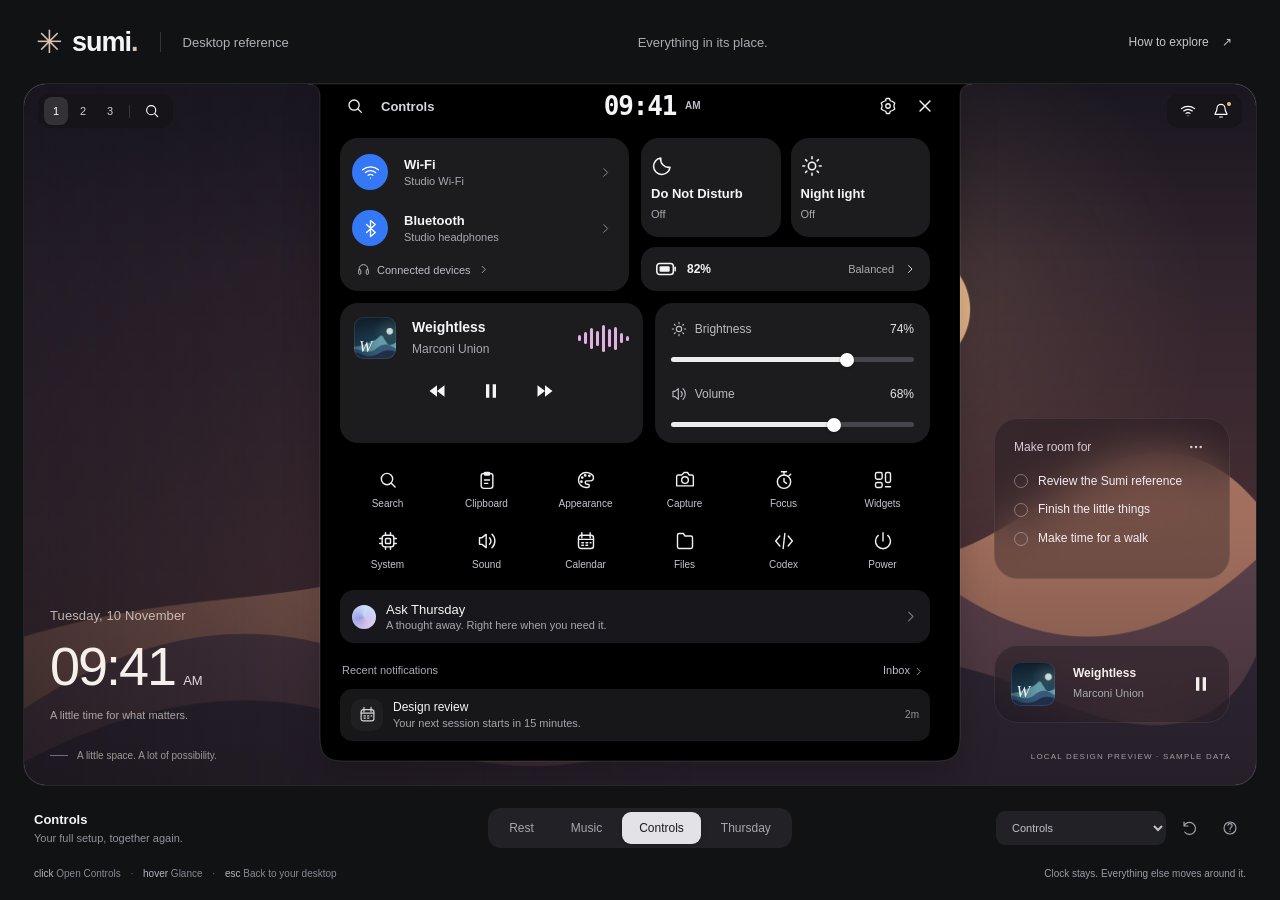
<file: docs/design/sumi-reference/index.html>
<!doctype html>
<html lang="en">
<head>
<meta charset="utf-8"><meta name="viewport" content="width=device-width,initial-scale=1">
<meta name="color-scheme" content="dark"><link rel="icon" href="data:image/svg+xml,%3Csvg xmlns=%27http://www.w3.org/2000/svg%27 viewBox=%270 0 32 32%27%3E%3Crect width=%2732%27 height=%2732%27 rx=%278%27 fill=%27%23141416%27/%3E%3Ctext x=%276%27 y=%2725%27 fill=%27%23dfc8b1%27 font-size=%2727%27%3E✳%3C/text%3E%3C/svg%3E">
<title>Sumi — Interactive desktop reference</title>
<link rel="stylesheet" href="shell.css">
</head>
<body>
<header class="reference-header"><div class="wordmark"><span class="sumi-mark" aria-hidden="true">✳</span><span>sumi<span class="wordmark-dot">.</span></span><span class="reference-divider"></span><span class="reference-label">Desktop reference</span></div><div class="header-note">Everything in its place.</div><button class="reference-button" data-action="guide" aria-label="Show prototype guide">How to explore <span>↗</span></button></header>
<main>
<section id="desktop" class="desktop" aria-label="Interactive Sumi desktop" data-wallpaper="dusk">
  <div class="wallpaper" aria-hidden="true"></div><div class="wallpaper-shade" aria-hidden="true"></div>
  <nav class="desktop-bar left" aria-label="Workspaces"><button class="workspace active" data-action="workspace" data-value="1" aria-label="Workspace 1">1</button><button class="workspace" data-action="workspace" data-value="2" aria-label="Workspace 2">2</button><button class="workspace" data-action="workspace" data-value="3" aria-label="Workspace 3">3</button><span class="bar-divider"></span><button class="bar-search" data-route="launcher" aria-label="Search apps"><span data-icon="search"></span></button></nav>
  <nav class="desktop-bar right" aria-label="Desktop shortcuts"><button data-route="wifi" aria-label="Wi-Fi"><span data-icon="wifi"></span></button><button data-route="inbox" aria-label="Notifications"><span data-icon="bell"></span><i class="notification-dot"></i></button></nav>
  <div id="island" class="island" data-mode="panel" data-shape="notch" aria-label="Dynamic Island">
    <div id="island-surface" class="island-surface"><svg id="silhouette" aria-hidden="true"><path id="silhouette-path"></path></svg></div>
    <div id="clock-anchor" class="clock-anchor"><button id="clock-button" class="clock-button" aria-label="Open Controls"><span id="clock-time">09:41</span><span class="clock-period">AM</span></button></div>
    <div id="left-lane" class="lane lane-left"></div><div id="right-lane" class="lane lane-right"></div>
    <div id="island-content" class="island-content"></div>
  </div>
  <div id="desktop-widgets" class="desktop-widgets"></div>
  <div class="desktop-caption"><span class="caption-line"></span><span id="desktop-context">A little space. A lot of possibility.</span></div>
  <div id="toast" class="toast" role="status"></div>
  <div class="sample-stamp">LOCAL DESIGN PREVIEW · SAMPLE DATA</div>
</section>
<section class="review-bar" aria-label="Preview controls"><div class="review-copy"><strong id="view-name">Control centre</strong><span id="view-caption">Your full setup, together again.</span></div><div class="scene-switch" aria-label="Island scenarios"><button data-scene="rest">Rest</button><button data-scene="music">Music</button><button data-scene="controls" class="selected">Controls</button><button data-scene="voice">Thursday</button></div><div class="review-tools"><label class="route-picker"><span class="sr-only">Explore every view</span><select id="route-picker"><option value="">All views</option></select></label><button class="review-icon" data-action="replay" aria-label="Replay expansion"><span data-icon="replay"></span></button><button class="review-icon" data-action="guide" aria-label="Keyboard shortcuts and guide"><span data-icon="help"></span></button></div></section>
<footer class="reference-footer"><span><span class="tiny-key">click</span> Open Controls <span class="footer-dot">·</span> <span class="tiny-key">hover</span> Glance <span class="footer-dot">·</span> <span class="tiny-key">esc</span> Back to your desktop</span><span>Clock stays. Everything else moves around it.</span></footer>
</main>
<dialog id="guide"><form method="dialog"><button class="icon-button guide-close" aria-label="Close guide">×</button></form><p class="guide-kicker">Sumi / Interactive reference</p><h1>Explore your whole desktop.</h1><p>This is a working design prototype. Every device, song, message and action here is simulated; your live desktop stays untouched.</p><div class="guide-grid"><div><strong>Start with the island</strong><p>Click the time for your complete Controls hub. Hover a resting island for a quick glance. Escape or click the wallpaper to close.</p></div><div><strong>Try a conversation</strong><p>Choose Thursday below the desktop to watch listening, the words it heard, and a response. Open the full conversation to edit or approve a task.</p></div><div><strong>Visit every corner</strong><p>Use All views to jump anywhere, or navigate naturally through Controls. Settings changes persist during this preview.</p></div><div><strong>Use the keyboard</strong><p><kbd>Ctrl K</kbd> search · <kbd>Alt ←</kbd> back · <kbd>Esc</kbd> close. Tab through controls and press Enter to activate.</p></div></div><button class="btn primary" data-action="guide-close">Explore Sumi</button></dialog>
<script src="ui.js"></script><script src="device-pages.js"></script><script src="desktop-pages.js"></script><script src="conversation-pages.js"></script><script src="app.js"></script>
</body></html>
</file>
<file: docs/design/sumi-reference/shell.css>
:root{color-scheme:dark;--page:#111214;--surface:#000;--raised:#1c1c1f;--hover:#2c2c30;--line:#333338;--text:#f5f5f7;--secondary:#a9a9b1;--muted:#909098;--blue:#79b5ff;--green:#5dd993;--orange:#f3b575;--red:#ff7c80;--radius:16px;--ease:cubic-bezier(.16,1,.3,1);font-family:'Adwaita Sans',-apple-system,BlinkMacSystemFont,'Segoe UI',sans-serif;font-size:14px;background:var(--page);color:var(--text);font-synthesis:none}*{box-sizing:border-box}body{margin:0}button,input,select,textarea{font:inherit}button,select{cursor:pointer}button{border:0;color:inherit;background:none}button:disabled{opacity:.4;cursor:not-allowed}button,input,select,textarea,a{-webkit-tap-highlight-color:transparent}button:focus-visible,input:focus-visible,select:focus-visible,textarea:focus-visible{outline:2px solid #8fbfff;outline-offset:3px}button{transition:background .14s,color .14s,opacity .14s}button:hover{background-color:#ffffff12}button:active{background-color:#ffffff20}svg.icon{display:block;flex:none}h1,h2,h3,p{margin:0}h1{font-size:28px;font-weight:600;letter-spacing:-.8px}h2{font-size:21px;font-weight:600;letter-spacing:-.5px}h3{font-size:14px;font-weight:600}p{line-height:1.5}button strong{font-weight:600}input[type=range]{width:100%;margin:0;accent-color:white;cursor:pointer}input[type=checkbox]{accent-color:var(--blue)}input[type=range]:focus-visible{outline-offset:7px}.sr-only{position:absolute;width:1px;height:1px;padding:0;margin:-1px;overflow:hidden;clip:rect(0,0,0,0);white-space:nowrap;border:0}.reference-header{height:84px;display:flex;align-items:center;justify-content:space-between;padding:0 36px;gap:16px}.wordmark{display:flex;align-items:center;gap:10px;font-weight:650;font-size:27px;letter-spacing:-1px}.sumi-mark{font-size:32px;font-weight:400;line-height:1;color:#d9c2b1}.wordmark-dot{color:#d9c2b1}.reference-divider{height:20px;width:1px;background:#ffffff26;margin:0 12px}.reference-label{font-size:13px;font-weight:400;color:#b1b1b8;letter-spacing:0}.header-note{font-size:13px;color:#aaaab0}.reference-button{font-size:12px;border-radius:10px;padding:9px 12px;color:#c5c5cc}.reference-button span{padding-left:10px}main{padding:0 24px}.desktop{position:relative;isolation:isolate;height:calc(100vh - 199px);min-height:650px;max-height:1000px;border-radius:22px;overflow:hidden;outline:1px solid #ffffff16;background:#bcb1a3}.wallpaper,.wallpaper-shade{position:absolute;inset:0;pointer-events:none;z-index:-2}.wallpaper{background-image:url('../../../assets/wallpapers/ink.png');background-size:cover;background-position:center;transition:filter .4s,background-image .4s}.wallpaper-shade{z-index:-1;background:linear-gradient(180deg,#0a090b28,transparent 25%,#110d0e20 65%,#120d0e70)}[data-wallpaper=alpine] .wallpaper{background-image:url('../../../assets/wallpapers/ember.png')}[data-wallpaper=graphite] .wallpaper{background-image:url('../../../assets/wallpapers/tide.png')}.desktop-bar{position:absolute;top:10px;height:34px;display:flex;align-items:center;gap:3px;padding:3px 6px;background:#1614168a;backdrop-filter:blur(20px);border-radius:12px;color:#fff;z-index:3}.desktop-bar.left{left:14px}.desktop-bar.right{right:14px}.desktop-bar button{width:30px;height:28px;display:flex;align-items:center;justify-content:center;border-radius:8px;font-size:11px;position:relative}.desktop-bar button.workspace{width:24px;color:#d4cdd0}.desktop-bar button.active{color:white;background:#ffffff21}.bar-divider{height:13px;width:1px;background:#ffffff25;margin:0 4px}.notification-dot{width:4px;height:4px;border-radius:50%;background:#edbd87;position:absolute;right:5px;top:5px}.island{--island-width:640px;--island-height:590px;position:absolute;left:50%;top:0;width:var(--island-width);height:var(--island-height);max-width:calc(100% - 24px);transform:translateX(-50%);z-index:10;transition:width .28s var(--ease),height .28s var(--ease),top .28s var(--ease)}.island-surface{position:absolute;inset:0;pointer-events:none;filter:drop-shadow(0 12px 18px #00000036)}#silhouette{position:absolute;left:-12px;top:0;width:calc(100% + 24px);height:100%;overflow:visible}#silhouette-path{fill:#000;stroke:#ffffff26;stroke-width:.8;vector-effect:non-scaling-stroke}.island[data-shape=floating]{top:10px}.clock-anchor{position:absolute;top:4px;left:50%;width:138px;height:36px;transform:translateX(-50%);z-index:5}.clock-button{position:relative;display:flex;align-items:center;justify-content:center;width:100%;height:36px;padding:0;border-radius:14px}.clock-button:hover{background:transparent;color:#dedee4}#clock-time{display:block;font-family:'JetBrains Mono','DejaVu Sans Mono',monospace;font-weight:600;font-size:26px;line-height:36px;letter-spacing:-1.2px;font-variant-numeric:tabular-nums}.clock-period{position:absolute;left:calc(50% + 45px);font-size:10px;font-weight:650;line-height:12px;top:12px;color:#bdbdc5}.lane{position:absolute;top:4px;min-height:36px;z-index:4;display:flex;align-items:center;gap:9px;overflow:hidden}.lane-left{left:18px;width:calc(50% - 92px)}.lane-right{right:18px;width:calc(50% - 92px);justify-content:flex-end}.lane .icon-button{width:34px;height:36px;border-radius:10px;flex:none}.lane-label{font-size:13px;font-weight:550;overflow:hidden;text-overflow:ellipsis;white-space:nowrap;color:#d5d5db}.lane-tools{display:flex;align-items:center;gap:3px}.island-content{position:absolute;top:54px;left:20px;right:20px;bottom:20px;overflow:auto;overscroll-behavior:contain;scrollbar-width:thin;scrollbar-color:#444 transparent;opacity:1;transition:opacity .14s;scrollbar-gutter:stable}.island[data-mode=rest] .island-content{visibility:hidden;pointer-events:none}.island[data-mode=hover] .island-content,.island[data-mode=voice] .island-content,.island[data-mode=event] .island-content{scrollbar-gutter:auto}.island-content.swapping{animation:content-in .2s var(--ease)}@keyframes content-in{from{opacity:.3;transform:translateY(4px)}to{opacity:1;transform:translateY(0)}}.icon-button{width:40px;height:40px;border-radius:12px;display:inline-flex;align-items:center;justify-content:center;flex:none}.btn{min-height:40px;padding:10px 16px;background:#242427;border-radius:12px;font-size:13px;font-weight:550;display:inline-flex;gap:8px;align-items:center;justify-content:center}.btn:hover{background:#353539}.btn.primary{background:#ededf0;color:#17171a}.btn.primary:hover{background:white}.btn.danger{color:var(--red);background:#382123}.btn.quiet{background:transparent;color:#bcbcc4}.btn.quiet:hover{background:#ffffff0f}.two-col{display:grid;grid-template-columns:1fr 1fr;gap:12px}.three-col{display:grid;grid-template-columns:repeat(3,1fr);gap:12px}.module{background:var(--raised);border-radius:18px;padding:16px;min-width:0}.section-title{font-size:12px;font-weight:500;color:var(--secondary);margin:22px 4px 10px}.section-title:first-child{margin-top:4px}.list{border-radius:16px;background:#1b1b1e;overflow:hidden}.settings-row{width:100%;display:flex;align-items:center;gap:12px;padding:13px 14px;min-height:62px;text-align:left;border-bottom:1px solid #ffffff09}.settings-row:last-child{border-bottom:0}.row-icon{display:flex;align-items:center;justify-content:center;flex:none;width:32px;height:32px;border-radius:10px;background:#ffffff09;color:#d5d5db}.row-copy{flex:1;min-width:0}.row-title{font-size:14px;font-weight:500;line-height:1.3}.row-sub{font-size:12px;color:var(--secondary);margin-top:3px;line-height:1.4;overflow-wrap:anywhere}.row-end{margin-left:auto;display:flex;align-items:center;gap:8px;font-size:12px;color:var(--secondary);flex:none}.row-end .icon{width:15px;height:15px}.settings-row.danger .row-title,.danger-text{color:var(--red)}.switch{position:relative;display:inline-block;flex:none;width:36px;height:22px;background:#48484d;border-radius:12px;transition:background .18s}.switch:after{content:'';position:absolute;width:18px;height:18px;top:2px;left:2px;background:white;border-radius:50%;transition:transform .18s}.switch.on{background:#43b976}.switch.on:after{transform:translateX(14px)}.range-control{padding:12px 2px}.range-label{display:flex;gap:9px;align-items:center;justify-content:space-between;color:#bcbcc4;font-size:12px;margin-bottom:12px}.range-label>span{display:flex;gap:8px;align-items:center}.range-label output{font-variant-numeric:tabular-nums;color:#e3e3e8}.range-control input{height:5px;border-radius:4px;appearance:none;background:linear-gradient(to right,#ececef var(--range-value,60%),#45454b var(--range-value,60%))}.range-control input::-webkit-slider-thumb{appearance:none;width:14px;height:14px;border-radius:50%;background:white;box-shadow:0 1px 3px #0005}.field{width:100%;min-height:42px;padding:11px 13px;border:1px solid #414147;border-radius:12px;background:#19191c;color:white}.field::placeholder{color:#93939d}.hint{font-size:12px;line-height:1.5;color:var(--secondary);margin:12px 2px}.page-intro{margin:7px 3px 20px}.page-intro p{font-size:13px;color:var(--secondary);margin-top:5px}.segmented{display:flex;padding:3px;gap:3px;background:#1e1e22;border-radius:12px}.segmented button{flex:1;min-height:33px;padding:7px 10px;font-size:12px;border-radius:9px;color:#b9b9c1}.segmented button.selected{background:#3a3a40;color:white}.selected{color:white}.empty-state{padding:40px 20px;text-align:center;color:var(--secondary)}.empty-state>.icon{margin:0 auto 16px;color:#d2d2da;width:32px;height:32px}.empty-state h3{font-size:17px;color:white;margin-bottom:8px}.empty-state p{font-size:13px;max-width:320px;margin:auto}.badge{display:inline-flex;gap:6px;align-items:center;padding:4px 8px;border-radius:6px;background:#ffffff0c;color:#bdbdc7;font-size:11px;font-weight:500}.status-dot{display:inline-block;width:6px;height:6px;border-radius:50%;background:var(--green)}.divider{height:1px;background:#ffffff10;margin:16px 0}.tabular{font-variant-numeric:tabular-nums}.meter{height:5px;background:#38383e;border-radius:5px;overflow:hidden}.meter>span{display:block;height:100%;background:#b7c6dc;border-radius:5px}.stat{font-size:30px;line-height:1.2;font-weight:500;letter-spacing:-1px}.artwork{position:relative;display:block;flex:none;width:var(--art-size,48px);height:var(--art-size,48px);border-radius:calc(var(--art-size,48px)*.22);overflow:hidden;background:url('../../../assets/wallpapers/tide.png') 50% 55%/cover;box-shadow:inset 0 0 0 1px #ffffff18}.artwork:after{content:'W';position:absolute;font-size:calc(var(--art-size,48px)*.38);color:#ffffffe6;left:12%;bottom:8%;font-family:Georgia,serif;font-style:italic}.wave{display:flex;align-items:center;justify-content:center;height:28px;gap:3px;min-width:42px;flex:none;color:#dfb0e1}.wave i{width:3px;height:var(--bar-height);border-radius:2px;background:currentColor;animation:wave-motion .85s ease-in-out infinite alternate;animation-delay:var(--bar-delay);transform-origin:center}.wave.paused i,.reduced .wave i{animation-play-state:paused;transform:scaleY(.25)}@keyframes wave-motion{0%{transform:scaleY(.28)}50%{transform:scaleY(.65)}100%{transform:scaleY(1)}}.wave.mic{color:#aebefc}.controls-connect{padding:6px 10px}.connect-line{display:flex;gap:10px;align-items:center;padding:10px 2px}.connect-icon{width:36px;height:36px;display:grid;place-items:center;border-radius:50%;background:#292d34;color:#ccc}.connect-icon.on{background:#3478f6;color:white}.connect-copy{min-width:0;flex:1;text-align:left}.connect-copy strong{font-size:13px;font-weight:600;display:block}.connect-copy small{display:block;font-size:11px;color:var(--secondary);margin-top:3px}.connection-nav{width:24px;height:32px;display:grid;place-items:center;border-radius:8px;color:#999}.controls-top{display:grid;grid-template-columns:1fr 1fr;gap:12px}.controls-right{display:grid;grid-template-columns:1fr 1fr;gap:10px}.small-control{padding:16px 10px;display:flex;align-items:flex-start;justify-content:center;flex-direction:column;gap:7px;border-radius:18px;background:#1c1c1f;min-height:92px;text-align:left}.small-control .icon{margin-bottom:2px}.small-control strong{font-size:13px}.small-control span{font-size:11px;color:#a9a9b1}.small-control.on{background:#32303b}.small-control.on .icon{color:#cfb5ff}.battery-strip{grid-column:span 2;display:flex;gap:10px;align-items:center;padding:10px 14px;background:#1c1c1f;border-radius:15px}.battery-strip strong{font-size:12px;font-weight:550}.battery-strip small{color:#a9a9b1;font-size:11px;margin-left:auto}.controls-mid{display:grid;grid-template-columns:1.1fr 1fr;gap:12px;margin-top:12px}.mini-player{padding:14px}.mini-track{display:flex;gap:10px;align-items:center}.track-copy{min-width:0;flex:1;text-align:left}.track-title{font-size:14px;font-weight:600;line-height:1.3;overflow:hidden;text-overflow:ellipsis;white-space:nowrap}.track-artist{font-size:12px;color:#a9a9b1;line-height:1.5;overflow:hidden;text-overflow:ellipsis;white-space:nowrap;margin-top:3px}.transport{display:flex;align-items:center;justify-content:center;gap:15px}.transport .icon-button{width:36px;height:34px}.transport .main-play{width:42px;height:38px}.mini-player .transport{margin-top:13px}.controls-sliders{padding:10px 16px}.controls-sliders .range-control{padding:8px 0 13px}.controls-sliders .range-control:last-child{padding-bottom:3px}.tool-grid{display:grid;grid-template-columns:repeat(6,1fr);gap:4px;margin-top:17px}.tool{border-radius:12px;padding:10px 2px 8px;display:flex;align-items:center;flex-direction:column;gap:8px;font-size:10px;color:#c5c5ce;min-width:0}.tool .icon{width:20px;height:20px;color:#f0f0f4}.thursday-entry{display:flex;align-items:center;gap:10px;border-radius:14px;width:100%;padding:12px;margin-top:12px;background:#18181c;text-align:left}.thursday-entry strong{font-size:13px;display:block;font-weight:500}.thursday-entry small{display:block;color:#a7a7b3;font-size:11px;margin-top:2px}.thursday-entry>.icon:last-child{margin-left:auto;color:#777}.voice-orb{display:block;width:24px;height:24px;flex:none;border-radius:50%;background:conic-gradient(from 20deg,#bfd5f8,#d6c1eb,#979ce4,#c8ddfc);box-shadow:inset 0 0 8px #ffffff66}.voice-orb.active{animation:orb-breathe 1.5s ease-in-out infinite alternate}@keyframes orb-breathe{to{filter:brightness(1.3);border-radius:42% 58% 47% 53%}}.notification-heading{display:flex;align-items:center;justify-content:space-between;margin:17px 2px 8px;font-size:11px;color:#aaaab4}.text-link{font-size:11px;color:#bdbdc9;padding:4px;border-radius:5px}.notification-inline{display:flex;align-items:center;width:100%;gap:10px;padding:10px 11px;background:#17171a;border-radius:12px;text-align:left}.notification-inline .row-copy{min-width:0}.notification-inline strong{font-size:12px;font-weight:500;display:block}.notification-inline small{font-size:11px;color:#a5a5af;display:block;margin-top:3px}.notification-inline time{font-size:10px;color:#999}.hover-track{display:flex;gap:10px;align-items:flex-start;min-width:0;width:100%}.hover-track .track-copy{padding-top:5px}.hover-track .track-title{font-size:13px}.hover-track .track-artist{font-size:11px}.island[data-mode=hover] .lane-left{top:9px;overflow:visible}.island[data-mode=hover] .lane-right{top:7px;overflow:visible;align-items:flex-end;flex-direction:column;gap:4px}.hover-transport{display:flex;gap:5px;align-items:center}.hover-transport .icon-button{width:32px;height:32px}.island[data-mode=hover] .island-content{top:85px;bottom:14px;left:22px;right:22px}.progress-track{appearance:none;width:100%;height:4px;border-radius:6px;background:linear-gradient(to right,#dcdce2 37%,#35353b 37%);outline:none}.progress-track::-webkit-slider-thumb{appearance:none;width:8px;height:8px;border-radius:50%;background:#fff}.progress-labels{display:flex;justify-content:space-between;font-size:10px;color:#a0a0aa;margin-top:8px;font-variant-numeric:tabular-nums}.source-line{display:flex;gap:6px;align-items:center;font-size:10px;color:#92929c;margin-top:8px}.source-line .icon{width:12px;height:12px}.full-media-track{display:flex;gap:16px;align-items:center;padding:10px 0 20px}.full-media-track .track-title{font-size:21px;white-space:normal;line-height:1.3}.full-media-track .track-artist{font-size:14px;margin-top:8px}.full-media .transport{margin:15px 0 4px;gap:25px}.full-media .main-play{width:54px;height:54px;border-radius:50%;background:#1d1d22}.voice-label{font-size:12px;color:#c6c6d1;font-weight:500}.voice-summary{font-size:19px;font-weight:500;line-height:1.38;letter-spacing:-.25px;margin-top:5px;max-width:95%}.voice-summary .provisional{color:#a4a4af}.heard-line{font-size:12px;color:#a5a5b3;line-height:1.5;margin-bottom:9px}.voice-foot{margin-top:15px;display:flex;align-items:center;justify-content:space-between;color:#9d9daa;font-size:11px;gap:12px}.voice-foot button{font-size:11px;padding:5px 0;color:#d6d6e3}.desktop-widgets{position:absolute;inset:100px 26px 62px;pointer-events:none;z-index:1}.desktop-widget{pointer-events:auto;position:absolute;background:#17131954;backdrop-filter:blur(24px);border-radius:24px;padding:20px;color:#f6f0eb;box-shadow:inset 0 0 0 .8px #ffffff17}.desktop-widget button:hover{background:#ffffff12}.widget-time{left:0;bottom:0;width:260px;background:transparent;backdrop-filter:none;box-shadow:none;padding:0}.widget-time .weekday{font-size:13px;letter-spacing:.1px;color:#f4e8dcbd}.widget-time .date{font-size:40px;font-weight:450;letter-spacing:-1.8px;line-height:1.2;margin:8px 0}.widget-time .year{font-size:13px;color:#f4e8dcaa}.widget-priorities{right:0;bottom:144px;width:236px}.widget-topline{display:flex;justify-content:space-between;font-size:12px;color:#d7cbd5;align-items:center;margin-bottom:17px}.priority-line{display:flex;align-items:center;gap:10px;width:100%;font-size:12px;text-align:left;margin:12px 0;color:#f3ecf4;padding:0;line-height:1.4}.priority-check{width:14px;height:14px;border-radius:50%;border:1px solid #ffffff55;flex:none}.priority-line.checked{text-decoration:line-through;color:#bdb4c0}.priority-line.checked .priority-check{background:#d5c1db;border:0}.widget-music{right:0;bottom:0;width:236px;display:flex;gap:12px;padding:17px;align-items:center}.widget-music .track-title{font-size:12px}.widget-music .track-artist{font-size:11px}.widget-music .icon-button{width:24px;height:28px}.widget-deadline{left:0;bottom:150px;width:210px}.widget-deadline h3{font-size:14px;margin:8px 0}.desktop-caption{position:absolute;bottom:24px;left:26px;display:flex;align-items:center;gap:9px;color:#f4eee399;font-size:10px;pointer-events:none}.caption-line{height:1px;width:18px;background:#ffffff60}.sample-stamp{position:absolute;right:25px;bottom:24px;font-size:8px;letter-spacing:1.2px;color:#f8eee999;pointer-events:none}.toast{position:absolute;left:50%;bottom:24px;transform:translate(-50%,8px);opacity:0;pointer-events:none;border-radius:14px;background:#111014ee;backdrop-filter:blur(12px);padding:12px 18px;font-size:12px;color:#e8e8ee;box-shadow:0 8px 22px #0003;z-index:30;max-width:80%;transition:opacity .18s,transform .18s;text-align:center}.toast.show{opacity:1;transform:translate(-50%,0)}.review-bar{display:flex;align-items:center;justify-content:space-between;min-height:76px;gap:24px;padding:14px 10px 5px}.review-copy{width:280px}.review-copy strong{display:block;font-size:13px;font-weight:550}.review-copy span{display:block;color:#92929b;font-size:11px;margin-top:5px}.scene-switch{display:flex;padding:4px;border-radius:13px;background:#222226;gap:3px}.scene-switch button{padding:9px 17px;border-radius:9px;font-size:12px;color:#a6a6b0}.scene-switch button.selected{background:#e3e3e7;color:#1b1b1e;box-shadow:0 1px 4px #0003}.review-tools{display:flex;align-items:center;gap:8px;justify-content:flex-end;width:280px}.route-picker select{max-width:170px;background:#222226;border:0;padding:10px 29px 10px 12px;border-radius:9px;color:#c2c2cb;font-size:11px}.review-icon{width:32px;height:34px;border-radius:9px;display:grid;place-items:center;color:#a3a3ae}.review-icon .icon{width:16px;height:16px}.reference-footer{display:flex;justify-content:space-between;gap:16px;padding:7px 10px 14px;color:#898993;font-size:10px}.tiny-key{color:#b6b6c0}.footer-dot{padding:0 7px;color:#62626c}.reference-footer>span:last-child{color:#9b9ba5}dialog{width:650px;max-width:calc(100% - 32px);padding:34px;border:1px solid #414147;border-radius:26px;background:#17171a;color:#eeeef2;box-shadow:0 20px 100px #0008}dialog::backdrop{background:#0009;backdrop-filter:blur(8px)}.guide-close{position:absolute;right:14px;top:14px;font-size:24px}.guide-kicker{font-size:12px;color:#a8a8b5;margin-bottom:18px}dialog h1{margin-bottom:13px}dialog p{font-size:13px;color:#aaaab5}.guide-grid{display:grid;grid-template-columns:1fr 1fr;gap:24px;margin:28px 0}.guide-grid strong{font-size:14px;font-weight:500}.guide-grid p{font-size:12px;margin-top:8px}kbd{font-size:10px;color:#d7d7e0;background:#303037;padding:2px 5px;border-radius:4px}.reduced *{scroll-behavior:auto}.reduced .island{transition:none}.reduced .island-content{animation:none}.reduced .voice-orb{animation:none}@media(prefers-reduced-motion:reduce){.island,.wallpaper,.island-content{transition:none!important;animation:none!important}.wave i,.voice-orb{animation:none!important}}@media(min-width:1600px){.desktop-widgets{inset:105px 46px 75px}.desktop-widget.widget-priorities{width:260px}.desktop-widget.widget-music{width:260px}}@media(max-width:1100px){.header-note{display:none}.desktop-widgets{inset:105px 20px 65px}.widget-priorities{width:190px;bottom:130px;padding:16px}.widget-music{width:190px;padding:14px}.widget-time{width:190px}.widget-time .date{font-size:32px}.review-copy{width:210px}.review-tools{width:220px}.reference-footer>span:last-child{display:none}}@media(max-width:860px){main{padding:0 12px}.reference-header{padding:0 22px;height:72px}.desktop{height:720px;min-height:650px}.desktop-bar{top:9px}.desktop-bar.left{left:8px}.desktop-bar.right{right:8px}.desktop-bar.left .workspace:not(.active){display:none}.desktop-bar.left .bar-divider,.desktop-bar .bar-search{display:none}.desktop-widgets{opacity:.7}.island[data-mode=panel]~.desktop-widgets{opacity:0;pointer-events:none}.island[data-mode=panel]~.desktop-widgets *{pointer-events:none}.review-bar{flex-wrap:wrap;justify-content:center;gap:12px;padding:16px 2px 10px}.review-copy{width:auto;flex:1}.review-tools{width:auto}.scene-switch{order:3;width:100%}.scene-switch button{flex:1}.reference-footer{padding-left:2px;font-size:9px}}@media(max-width:520px){.reference-label{font-size:11px}.wordmark{font-size:25px}.reference-divider{margin:0 3px}.reference-header{height:68px;padding:0 18px}.reference-button{font-size:0;padding:5px}.reference-button span{font-size:19px;padding:0}.desktop{border-radius:16px;height:700px}.desktop-bar{display:none}.island{max-width:calc(100% - 12px)}.island-content{left:12px;right:12px;bottom:14px;top:53px}.lane-left{left:12px;width:calc(50% - 82px)}.lane-right{right:12px;width:calc(50% - 82px)}.lane-label{font-size:11px}.lane-tools{gap:0}.lane .icon-button{width:29px}.controls-top{gap:8px;grid-template-columns:1fr 1fr}.controls-right{gap:8px}.small-control{min-height:90px;padding:12px 9px;gap:5px}.small-control strong{font-size:11px}.small-control span{font-size:10px}.connect-line{gap:7px}.connect-icon{width:30px;height:30px}.connect-copy strong{font-size:12px}.connect-copy small{font-size:10px}.controls-connect{padding:7px}.connection-nav{width:15px}.battery-strip{padding:8px;gap:6px}.battery-strip small{display:none}.controls-mid{gap:8px;grid-template-columns:1fr 1fr}.mini-player{padding:11px}.mini-track{gap:7px}.mini-track .artwork{width:30px;height:30px;border-radius:7px}.mini-track .wave{display:none}.track-title{font-size:12px}.track-artist{font-size:10px}.mini-player .transport{gap:3px;margin-top:15px}.controls-sliders{padding:8px 11px}.tool-grid{grid-template-columns:repeat(4,1fr);margin-top:12px}.tool{font-size:9px;gap:6px}.tool .icon{width:18px;height:18px}.thursday-entry{margin-top:10px}.notification-heading{margin-top:13px}.widget-time .date{font-size:29px}.widget-priorities{display:none}.widget-music{width:165px;bottom:15px}.widget-music .artwork{width:34px;height:34px}.widget-time{bottom:115px}.desktop-widgets{inset:100px 18px 60px}.desktop-caption{left:18px;bottom:43px;font-size:9px}.sample-stamp{left:18px;bottom:24px;right:auto;font-size:7px}.review-copy span{max-width:210px}.route-picker select{max-width:125px}.review-tools{gap:2px}.review-icon{width:26px}.review-icon[data-action=replay]{display:none}.guide-grid{grid-template-columns:1fr}dialog{padding:25px}.two-col{gap:8px}.three-col{gap:8px}.module{padding:12px}.hover-track{gap:6px;flex-direction:column}.hover-track .artwork{width:30px;height:30px;border-radius:7px}.hover-track .track-copy{width:100%;padding:0}.hover-track .track-title{font-size:10px}.hover-track .track-artist{display:none}.island[data-mode=hover] .lane-right{gap:7px;top:9px}.hover-transport{gap:0}.hover-transport .icon-button{width:27px;height:28px}.voice-label{font-size:10px}.voice-summary{font-size:17px}.voice-foot{font-size:10px}.notification-inline small{max-width:220px}.full-media-track .artwork{width:76px;height:76px}.full-media-track .track-title{font-size:18px}}
.media-utilities,.media-footer{display:flex;align-items:center;justify-content:space-between;gap:8px}.media-utilities .active{color:var(--blue)}.media-utilities .source-line{margin:0}.media-footer .btn{font-size:12px;padding:8px}.idle-glance{display:flex;align-items:center;justify-content:space-between;gap:16px;margin-top:6px}.idle-glance h2{font-size:21px}.idle-glance p{font-size:12px;color:#a9a9b3;margin-top:5px}.typing-caret{display:inline-block;width:2px;height:19px;background:#c3b7ee;vertical-align:middle;margin-left:3px;animation:caret 1s steps(1) infinite}@keyframes caret{50%{opacity:0}}.night-light .wallpaper{filter:sepia(.25)}.desktop-widget.widget-time:hover{background:transparent}.reduced .typing-caret{animation:none}@media(max-width:520px){.media-footer{flex-wrap:wrap}.media-footer .btn{font-size:11px}.idle-glance h2{font-size:18px}.idle-glance .btn{font-size:11px;padding:8px}.mini-player .main-play{width:34px}.controls-right .small-control{overflow:hidden}.controls-connect .text-link{font-size:9px}}

.widget-time{text-align:left}.widget-time .date{font-family:"Adwaita Sans",sans-serif;font-size:54px;font-weight:350;letter-spacing:-2px;font-variant-numeric:tabular-nums}.widget-period{font-size:13px;letter-spacing:0;margin-left:8px;color:#e0d5df}.widget-time .year{font-size:11px}

.desktop-widgets[data-layout=minimal] .widget-priorities{right:260px;bottom:0;background:#17131934;padding:14px 18px}.desktop-widgets[data-layout=minimal] .widget-priorities .widget-topline{margin-bottom:10px}.desktop-widgets[data-layout=minimal] .priority-line{margin:8px 0;font-size:11px}.desktop-widgets[data-layout=minimal] .widget-deadline{left:290px;bottom:0}.desktop-widgets[data-layout=minimal] .widget-music{background:#17131934}@media(max-width:1100px){.desktop-widgets[data-layout=minimal] .widget-priorities{right:210px}.desktop-widgets[data-layout=minimal] .widget-deadline{left:0;bottom:145px}}@media(max-width:520px){.desktop-widgets[data-layout=minimal] .widget-priorities{display:none}.desktop-widgets[data-layout=minimal] .widget-deadline{bottom:220px;width:170px}}

.lane button:focus-visible{outline-offset:-2px}.island[data-mode=rest] .clock-button:focus-visible{outline-offset:-2px}
</file>
